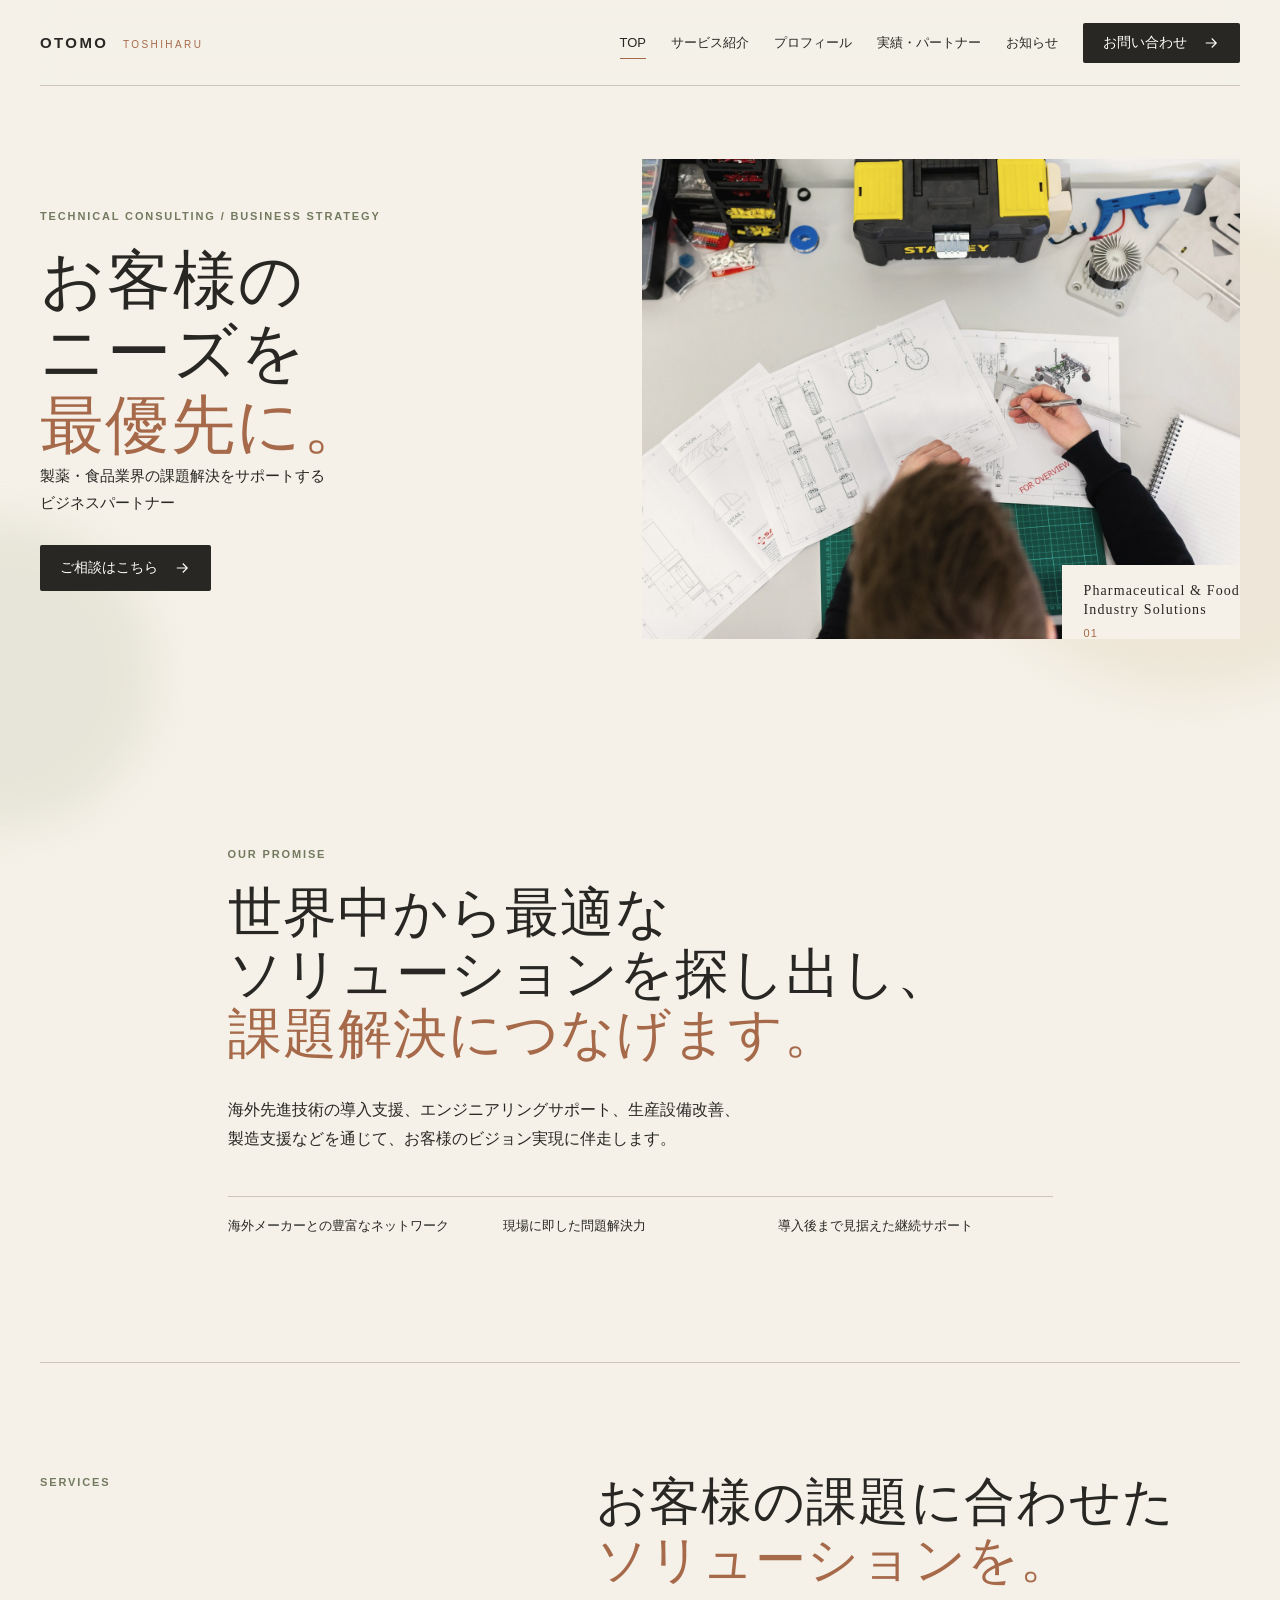
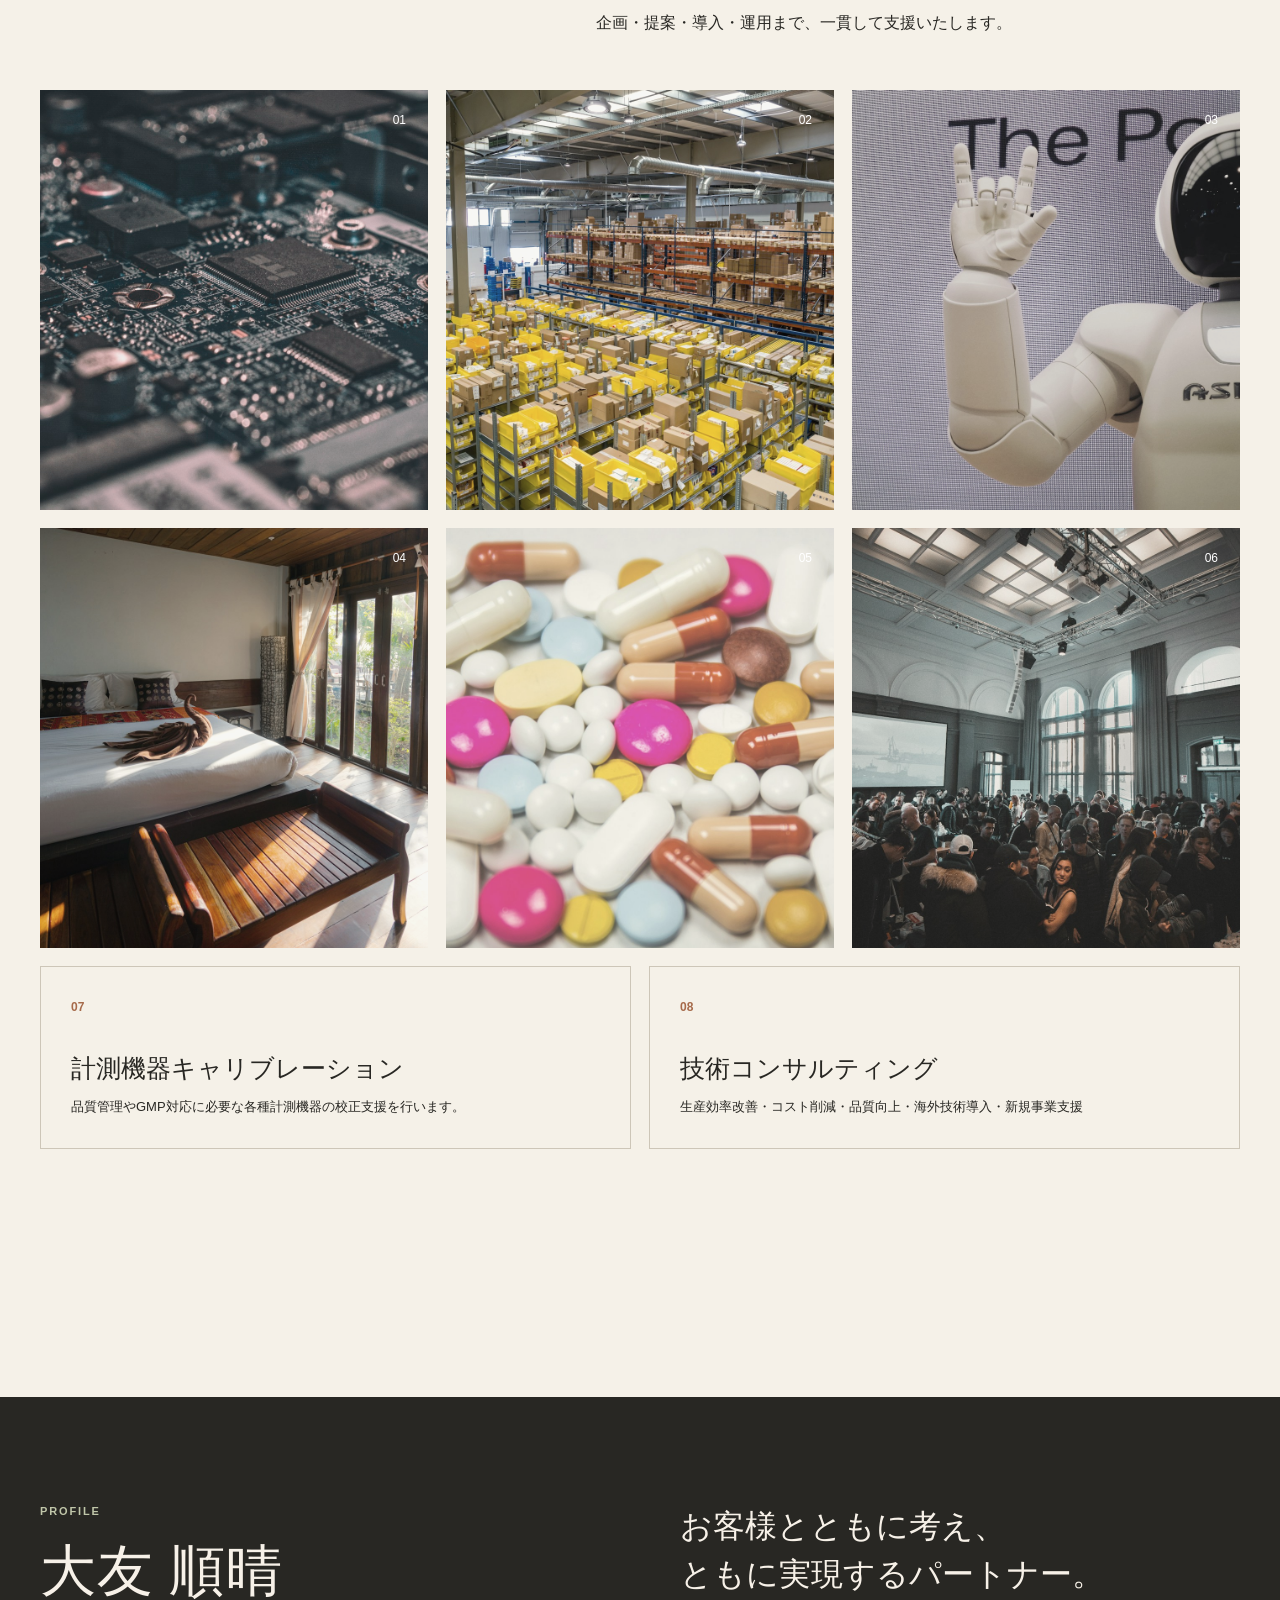
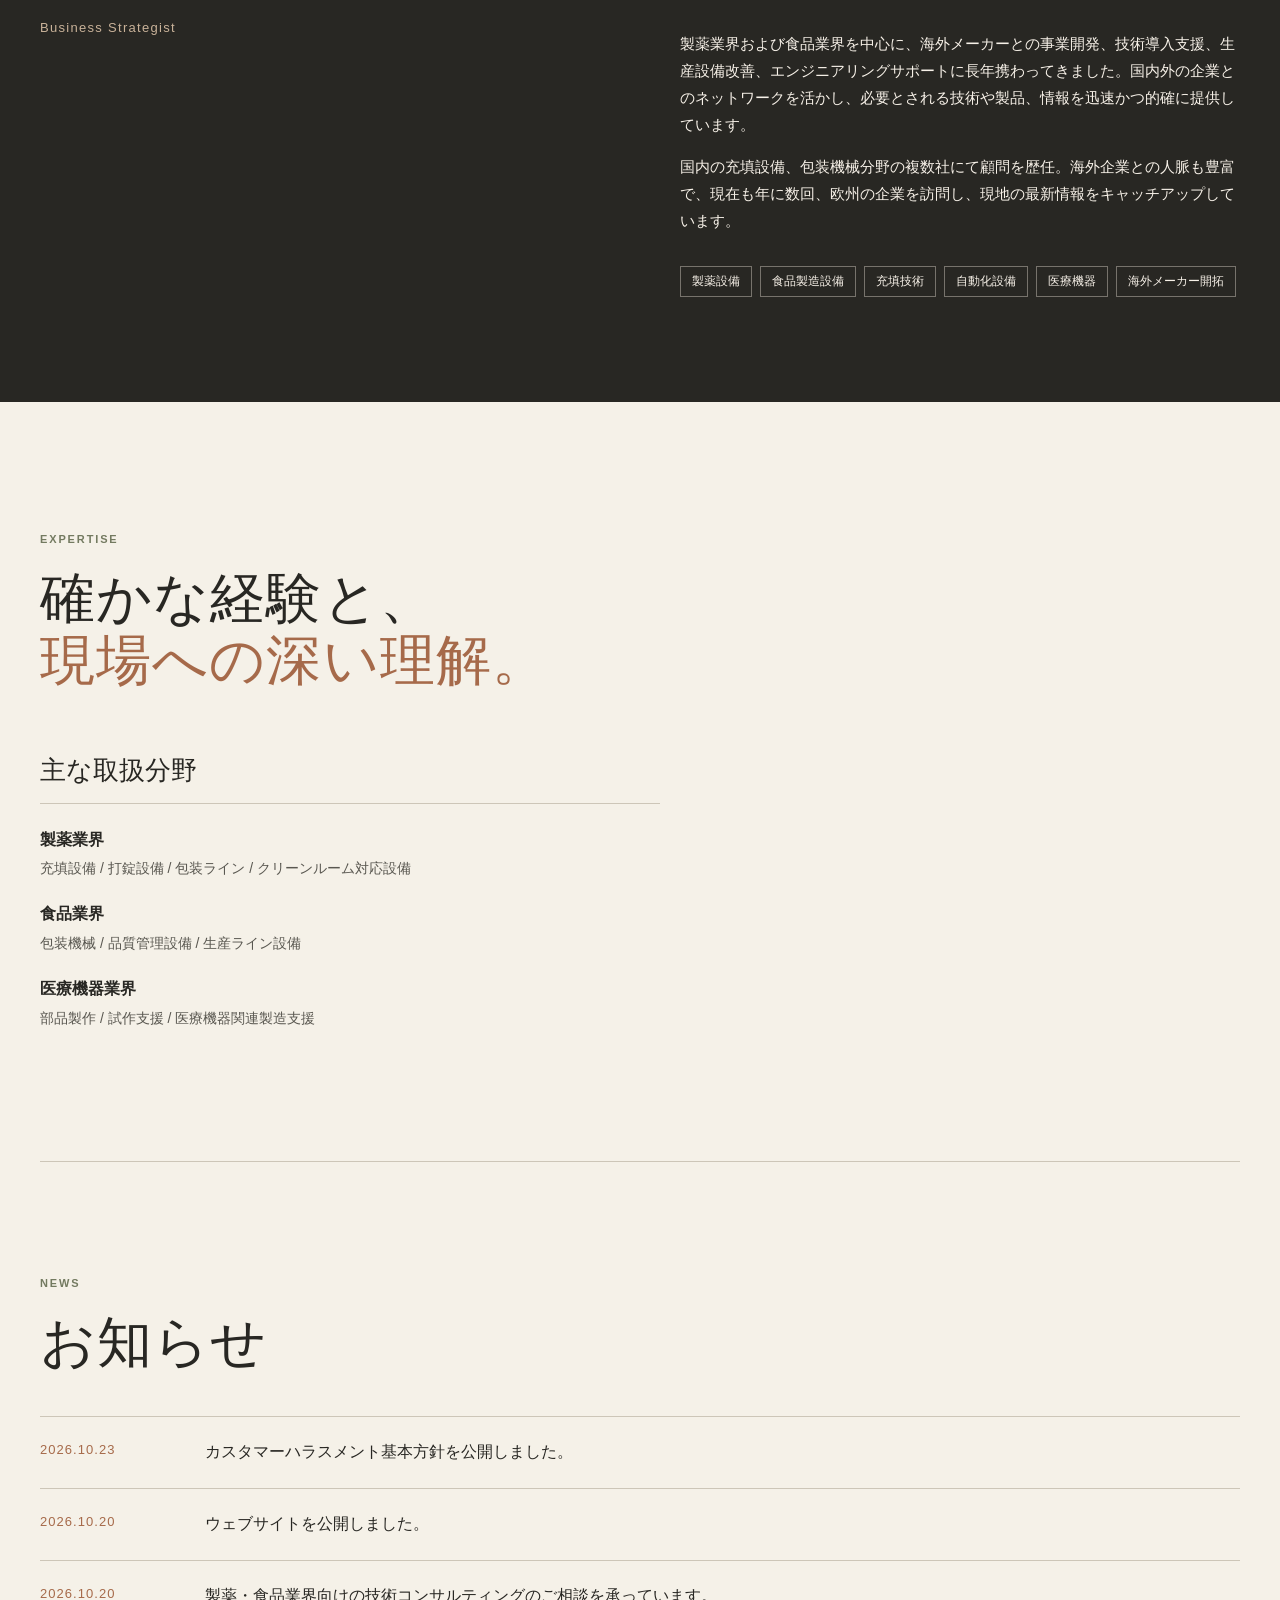
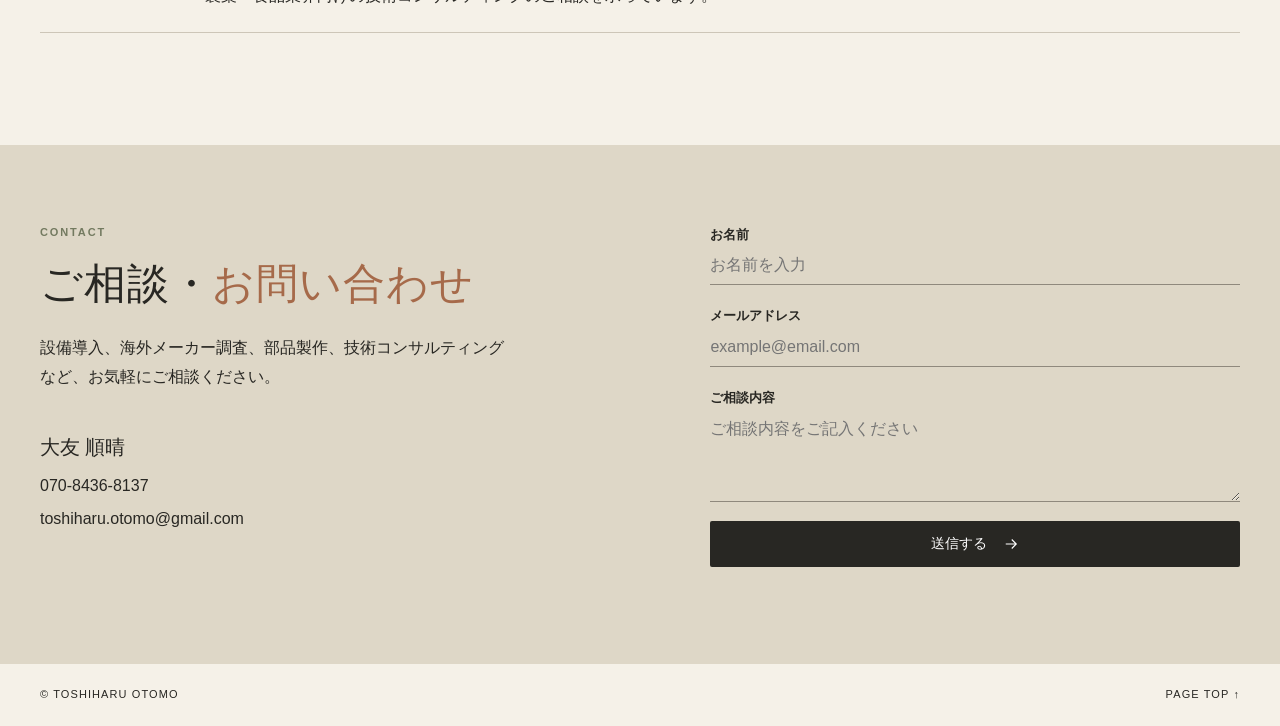
<file: index.html>
<!doctype html>
<html lang="ja">
<head>
  <meta charset="utf-8"><meta name="viewport" content="width=device-width,initial-scale=1">
  <meta name="description" content="大友順晴｜製薬・食品業界向け技術コンサルタント・ビジネスストラテジスト">
  <title>大友 順晴｜技術コンサルタント・ビジネスストラテジスト</title><link rel="stylesheet" href="style.css"><style>.paused .zoom img{animation-play-state:paused}.partners li{display:flex;align-items:center;justify-content:space-between;gap:16px}.partners li>span{display:flex;align-items:baseline;flex-wrap:wrap}.partners li img{width:120px;max-height:29px;object-fit:contain;object-position:right center}.news{padding:112px 0;border-top:1px solid var(--line)}.news h2{font-size:clamp(37px,4.3vw,58px);margin-bottom:42px}.news-list{border-top:1px solid var(--line)}.news-list article{display:grid;grid-template-columns:145px 1fr;gap:20px;padding:21px 0;border-bottom:1px solid var(--line)}.news-list time{font-size:13px;color:var(--copper);letter-spacing:.08em}.news-list p{margin:0}.contact-title{font-size:42px!important;white-space:nowrap}@media(max-width:760px){.partners li img{width:100px}.news-list article{grid-template-columns:1fr;gap:3px}.contact-title{font-size:36px!important;white-space:normal}}</style>
<style>.news-list a{color:var(--ink);text-decoration:none;transition:color .18s var(--ease)}.news-list a:hover{color:var(--copper)}.policy{padding:105px 0 125px;border-top:1px solid var(--line)}.policy h2{font-size:clamp(37px,4.3vw,58px);margin-bottom:52px}.policy-document{max-width:850px;margin:0 auto;padding:52px 64px;background:#f9f6ef;border:1px solid var(--line);font-size:15px;line-height:2}.policy-document p{margin:0 0 23px}.policy-document h3{font:400 25px/1.5 var(--serif);margin:52px 0 19px;padding-top:17px;border-top:1px solid var(--line)}.policy-document .policy-name{font:400 21px/1.55 var(--serif);margin:38px 0 45px;text-align:center}.policy-document ul{margin:0 0 24px;padding:0;list-style:none}.policy-document li{position:relative;padding-left:1.25em;margin:8px 0}.policy-document li:before{content:"";position:absolute;left:0;top:1em;width:5px;border-top:1px solid var(--copper)}.policy-document .note{font-size:13px;color:#595750;padding-top:3px}@media(max-width:760px){.policy{padding:76px 0}.policy-document{padding:32px 22px;font-size:14px;line-height:1.9}.policy-document h3{font-size:21px;margin-top:38px}.policy-document .policy-name{font-size:18px}}</style>
<style>.work-cols.single-column{grid-template-columns:minmax(0,620px)}</style>
</head>
<body>
<div class="ambient a"></div><div class="ambient b"></div>
<header class="site-header"><a class="brand" href="#top">OTOMO <span>TOSHIHARU</span></a><button class="menu" aria-label="メニューを開く" aria-expanded="false"><i></i><i></i></button><nav><a class="active" href="#top">TOP</a><a href="#services">サービス紹介</a><a href="#profile">プロフィール</a><a href="#works">実績・パートナー</a><a href="#news">お知らせ</a><a class="contact-link" href="#contact">お問い合わせ <svg viewBox="0 0 24 24"><path d="M5 12h13M13 6l6 6-6 6"/></svg></a></nav></header>
<main>
<section id="top" class="hero section"><div class="hero-copy reveal"><p class="eyebrow">TECHNICAL CONSULTING / BUSINESS STRATEGY</p><h1>お客様の<br>ニーズを<br><em>最優先に。</em></h1><p class="intro">製薬・食品業界の課題解決をサポートする<br>ビジネスパートナー</p><a class="button" href="#contact">ご相談はこちら <svg viewBox="0 0 24 24"><path d="M5 12h13M13 6l6 6-6 6"/></svg></a></div><div class="hero-visual photo-frame reveal"><div class="zoom"><img src="assets/hero.jpg" alt="先進的な製造設備"></div><div class="photo-caption">Pharmaceutical &amp; Food<br>Industry Solutions <span>01</span></div></div></section>
<section class="statement section narrow"><p class="eyebrow">OUR PROMISE</p><h2>世界中から最適な<br>ソリューションを探し出し、<br><em>課題解決につなげます。</em></h2><p>海外先進技術の導入支援、エンジニアリングサポート、生産設備改善、<br>製造支援などを通じて、お客様のビジョン実現に伴走します。</p><div class="values"><span>海外メーカーとの豊富なネットワーク</span><span>現場に即した問題解決力</span><span>導入後まで見据えた継続サポート</span></div></section>
<section id="services" class="section services"><div class="section-head"><p class="eyebrow">SERVICES</p><h2>お客様の課題に合わせた<br><em>ソリューションを。</em></h2><p>企画・提案・導入・運用まで、一貫して支援いたします。</p></div><div class="service-grid">
<article class="service-card photo-frame"><div class="zoom"><img src="assets/jyuten.jpg" alt="充填設備"></div><span>01</span><h3>海外製造設備の<br>提案・導入</h3><p>充填設備・包装設備・自動組立機・リーク検査装置・打錠設備・生産ライン設備</p></article>
<article class="service-card photo-frame"><div class="zoom"><img src="assets/housou.jpg" alt="包装設備"></div><span>02</span><h3>エンジニアリング<br>サポート</h3><p>設備選定・生産設備改善・導入計画策定・立上げ支援・メンテナンス支援</p></article>
<article class="service-card photo-frame"><div class="zoom"><img src="assets/jidoukumitate.jpg" alt="自動組立機"></div><span>03</span><h3>医療機器製造</h3><p>医療機器部品・射出成形品・試作品製作・小ロット対応</p></article>
<article class="service-card photo-frame"><div class="zoom"><img src="assets/leak.jpg" alt="リーク検査装置"></div><span>04</span><h3>部品製作・加工</h3><p>SUS部品・樹脂部品・PEEK部品・充填ノズル・充填針・サイズチェンジパーツ</p></article>
<article class="service-card photo-frame"><div class="zoom"><img src="assets/dajou.jpg" alt="打錠設備"></div><span>05</span><h3>自動機設計製作</h3><p>特注設備・自動化設備・検査装置・FA機器</p></article>
<article class="service-card photo-frame"><div class="zoom"><img src="assets/seisan.jpg" alt="生産ライン設備"></div><span>06</span><h3>ドキュメント作成支援</h3><p>SOP・IQ/OQ文書・手順書・技術文書・各種報告書</p></article>
</div><div class="service-notes"><article><b>07</b><h3>計測機器キャリブレーション</h3><p>品質管理やGMP対応に必要な各種計測機器の校正支援を行います。</p></article><article><b>08</b><h3>技術コンサルティング</h3><p>生産効率改善・コスト削減・品質向上・海外技術導入・新規事業支援</p></article></div></section>
<section id="profile" class="section profile"><div class="profile-title"><p class="eyebrow">PROFILE</p><h2>大友 順晴</h2><p class="role">Business Strategist</p></div><div class="profile-body"><p class="large">お客様とともに考え、<br>ともに実現するパートナー。</p><p>製薬業界および食品業界を中心に、海外メーカーとの事業開発、技術導入支援、生産設備改善、エンジニアリングサポートに長年携わってきました。国内外の企業とのネットワークを活かし、必要とされる技術や製品、情報を迅速かつ的確に提供しています。</p><p>国内の充填設備、包装機械分野の複数社にて顧問を歴任。海外企業との人脈も豊富で、現在も年に数回、欧州の企業を訪問し、現地の最新情報をキャッチアップしています。</p><div class="tags"><span>製薬設備</span><span>食品製造設備</span><span>充填技術</span><span>自動化設備</span><span>医療機器</span><span>海外メーカー開拓</span></div></div></section>
<section id="works" class="section works"><p class="eyebrow">EXPERTISE</p><h2>確かな経験と、<br><em>現場への深い理解。</em></h2><div class="work-cols single-column"><div><h3>主な取扱分野</h3><dl><dt>製薬業界</dt><dd>充填設備 / 打錠設備 / 包装ライン / クリーンルーム対応設備</dd><dt>食品業界</dt><dd>包装機械 / 品質管理設備 / 生産ライン設備</dd><dt>医療機器業界</dt><dd>部品製作 / 試作支援 / 医療機器関連製造支援</dd></dl></div></div></section>
<section id="news" class="section news"><p class="eyebrow">NEWS</p><h2>お知らせ</h2><div class="news-list"><article><time datetime="2026-10-23">2026.10.23</time><p><a href="customer-harassment-policy.html">カスタマーハラスメント基本方針を公開しました。</a></p></article><article><time datetime="2026-10-20">2026.10.20</time><p>ウェブサイトを公開しました。</p></article><article><time datetime="2026-10-20">2026.10.20</time><p>製薬・食品業界向けの技術コンサルティングのご相談を承っています。</p></article></div></section>
<section id="contact" class="section contact"><div><p class="eyebrow">CONTACT</p><h2 class="contact-title">ご相談・<em>お問い合わせ</em></h2><p>設備導入、海外メーカー調査、部品製作、技術コンサルティングなど、お気軽にご相談ください。</p><address><b>大友 順晴</b><a href="tel:07084368137">070-8436-8137</a><a href="mailto:toshiharu.otomo@gmail.com">toshiharu.otomo@gmail.com</a></address></div><form><label>お名前<input required name="name" autocomplete="name" placeholder="お名前を入力"></label><label>メールアドレス<input required type="email" name="email" autocomplete="email" placeholder="example@email.com"></label><label>ご相談内容<textarea required name="message" rows="4" placeholder="ご相談内容をご記入ください"></textarea></label><button class="button" type="submit">送信する <svg viewBox="0 0 24 24"><path d="M5 12h13M13 6l6 6-6 6"/></svg></button><p class="form-message" aria-live="polite"></p></form></section>
</main><footer><span>© TOSHIHARU OTOMO</span><a href="#top">PAGE TOP ↑</a></footer><script src="app.js"></script>
</body></html>
</file>
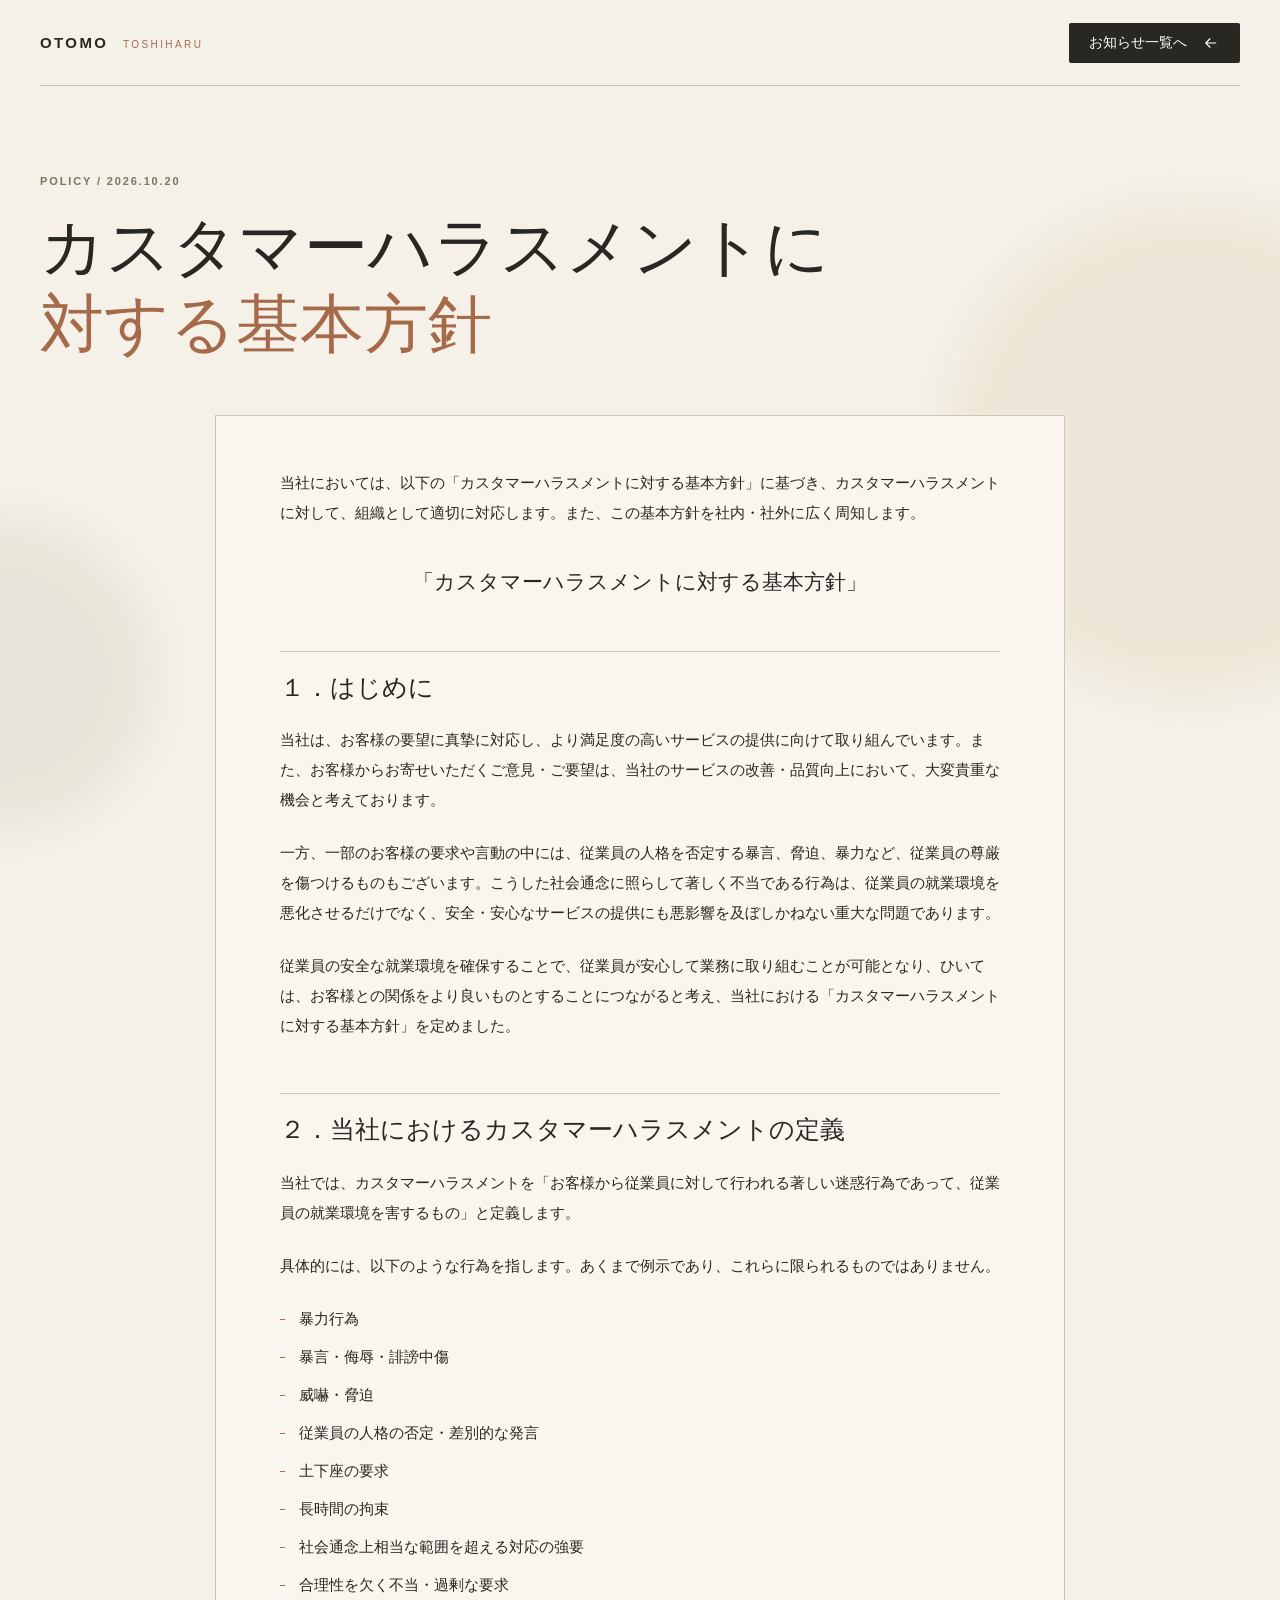
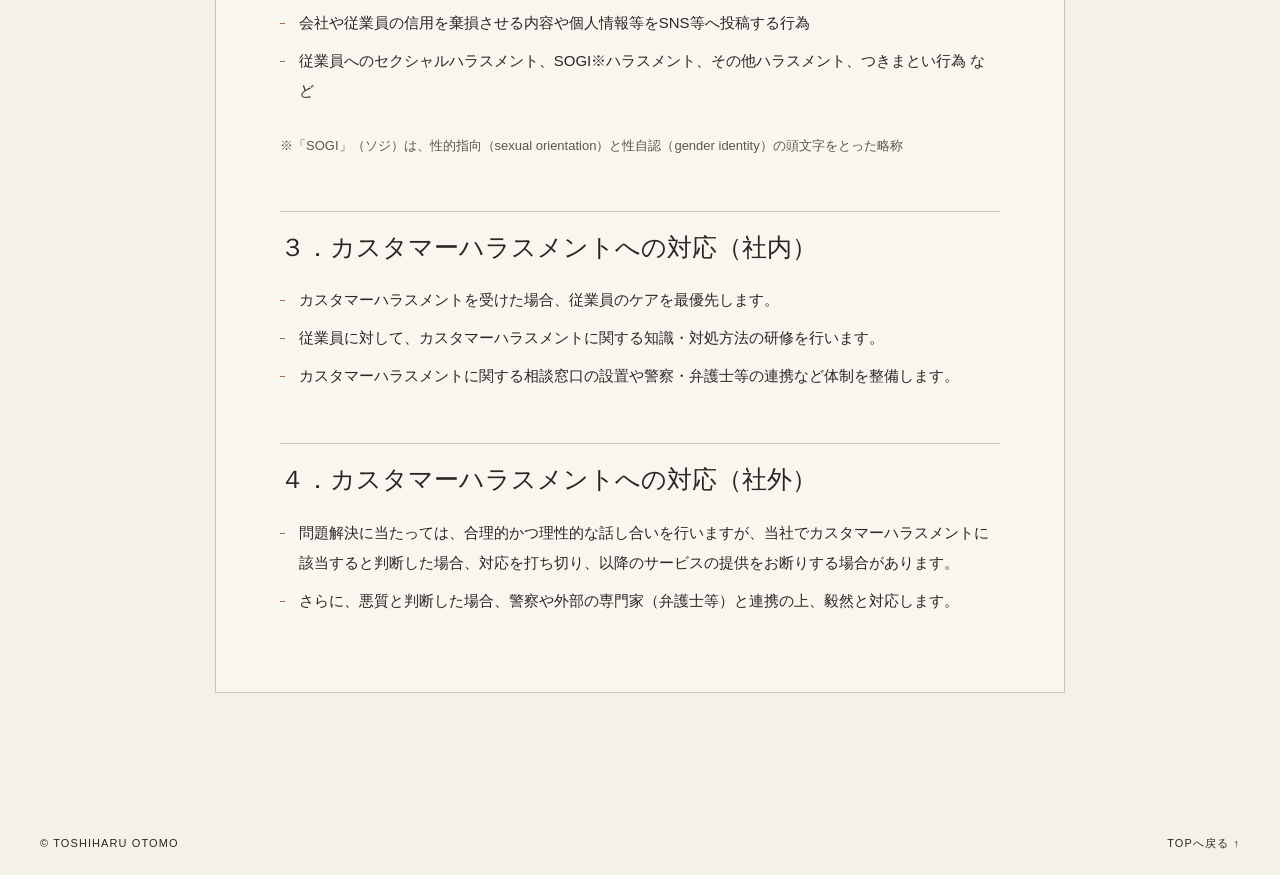
<file: customer-harassment-policy.html>
<!doctype html>
<html lang="ja"><head><meta charset="utf-8"><meta name="viewport" content="width=device-width,initial-scale=1"><meta name="description" content="大友順晴 カスタマーハラスメントに対する基本方針"><title>カスタマーハラスメントに対する基本方針｜大友 順晴</title><link rel="stylesheet" href="style.css"><style>.policy-page{max-width:1200px;margin:auto;padding:86px 0 120px}.policy-page h1{font:400 clamp(38px,5vw,65px)/1.2 var(--serif);margin:0 0 52px}.policy-page h1 em{font-style:normal;color:var(--copper)}.policy-document{max-width:850px;margin:0 auto;padding:52px 64px;background:#f9f6ef;border:1px solid var(--line);font-size:15px;line-height:2}.policy-document p{margin:0 0 23px}.policy-document h2{font:400 25px/1.5 var(--serif);margin:52px 0 19px;padding-top:17px;border-top:1px solid var(--line)}.policy-name{font:400 21px/1.55 var(--serif);margin:38px 0 45px!important;text-align:center}.policy-document ul{margin:0 0 24px;padding:0;list-style:none}.policy-document li{position:relative;padding-left:1.25em;margin:8px 0}.policy-document li:before{content:"";position:absolute;left:0;top:1em;width:5px;border-top:1px solid var(--copper)}.note{font-size:13px;color:#595750;padding-top:3px}@media(max-width:1248px){.policy-page{margin:0 24px}}@media(max-width:760px){.policy-page{padding:60px 0 76px}.policy-document{padding:32px 22px;font-size:14px;line-height:1.9}.policy-document h2{font-size:21px;margin-top:38px}.policy-name{font-size:18px!important}}</style></head><body><div class="ambient a"></div><div class="ambient b"></div><header class="site-header"><a class="brand" href="index.html#top">OTOMO <span>TOSHIHARU</span></a><a class="contact-link" href="index.html#news">お知らせ一覧へ <svg viewBox="0 0 24 24"><path d="M19 12H6M11 6l-6 6 6 6"/></svg></a></header><main class="policy-page"><p class="eyebrow">POLICY / 2026.10.20</p><h1>カスタマーハラスメントに<br><em>対する基本方針</em></h1><article class="policy-document"><p>当社においては、以下の「カスタマーハラスメントに対する基本方針」に基づき、カスタマーハラスメントに対して、組織として適切に対応します。また、この基本方針を社内・社外に広く周知します。</p><p class="policy-name">「カスタマーハラスメントに対する基本方針」</p><h2>１．はじめに</h2><p>当社は、お客様の要望に真摯に対応し、より満足度の高いサービスの提供に向けて取り組んでいます。また、お客様からお寄せいただくご意見・ご要望は、当社のサービスの改善・品質向上において、大変貴重な機会と考えております。</p><p>一方、一部のお客様の要求や言動の中には、従業員の人格を否定する暴言、脅迫、暴力など、従業員の尊厳を傷つけるものもございます。こうした社会通念に照らして著しく不当である行為は、従業員の就業環境を悪化させるだけでなく、安全・安心なサービスの提供にも悪影響を及ぼしかねない重大な問題であります。</p><p>従業員の安全な就業環境を確保することで、従業員が安心して業務に取り組むことが可能となり、ひいては、お客様との関係をより良いものとすることにつながると考え、当社における「カスタマーハラスメントに対する基本方針」を定めました。</p><h2>２．当社におけるカスタマーハラスメントの定義</h2><p>当社では、カスタマーハラスメントを「お客様から従業員に対して行われる著しい迷惑行為であって、従業員の就業環境を害するもの」と定義します。</p><p>具体的には、以下のような行為を指します。あくまで例示であり、これらに限られるものではありません。</p><ul><li>暴力行為</li><li>暴言・侮辱・誹謗中傷</li><li>威嚇・脅迫</li><li>従業員の人格の否定・差別的な発言</li><li>土下座の要求</li><li>長時間の拘束</li><li>社会通念上相当な範囲を超える対応の強要</li><li>合理性を欠く不当・過剰な要求</li><li>会社や従業員の信用を棄損させる内容や個人情報等をSNS等へ投稿する行為</li><li>従業員へのセクシャルハラスメント、SOGI※ハラスメント、その他ハラスメント、つきまとい行為 など</li></ul><p class="note">※「SOGI」（ソジ）は、性的指向（sexual orientation）と性自認（gender identity）の頭文字をとった略称</p><h2>３．カスタマーハラスメントへの対応（社内）</h2><ul><li>カスタマーハラスメントを受けた場合、従業員のケアを最優先します。</li><li>従業員に対して、カスタマーハラスメントに関する知識・対処方法の研修を行います。</li><li>カスタマーハラスメントに関する相談窓口の設置や警察・弁護士等の連携など体制を整備します。</li></ul><h2>４．カスタマーハラスメントへの対応（社外）</h2><ul><li>問題解決に当たっては、合理的かつ理性的な話し合いを行いますが、当社でカスタマーハラスメントに該当すると判断した場合、対応を打ち切り、以降のサービスの提供をお断りする場合があります。</li><li>さらに、悪質と判断した場合、警察や外部の専門家（弁護士等）と連携の上、毅然と対応します。</li></ul></article></main><footer><span>© TOSHIHARU OTOMO</span><a href="index.html#top">TOPへ戻る ↑</a></footer></body></html>
</file>
<file: style.css>
:root{--ivory:#f5f1e8;--ink:#282723;--copper:#a66a4a;--olive:#737a60;--line:#cdc6b8;--serif:"Yu Mincho","Hiragino Mincho ProN",serif;--sans:"Yu Gothic","Hiragino Kaku Gothic ProN",sans-serif;--ease:cubic-bezier(.22,1,.36,1)}*{box-sizing:border-box}html{scroll-behavior:smooth}body{margin:0;background:var(--ivory);color:var(--ink);font:16px/1.8 var(--sans);overflow-x:hidden}.ambient{position:fixed;border-radius:50%;pointer-events:none;z-index:-1;filter:blur(20px);opacity:.3}.a{width:38vw;height:38vw;background:#ded1b5;right:-12vw;top:23vh;animation:drift 14s ease-in-out infinite alternate}.b{width:24vw;height:24vw;background:#c8cbb5;left:-12vw;bottom:8vh;animation:drift 18s ease-in-out infinite alternate-reverse}@keyframes drift{to{transform:translate(4vw,-3vh);opacity:.18}}.site-header{height:86px;display:flex;max-width:1200px;margin:auto;align-items:center;justify-content:space-between;border-bottom:1px solid var(--line);position:sticky;top:0;background:color-mix(in srgb,var(--ivory) 91%,transparent);backdrop-filter:blur(12px);z-index:10}.brand{font:700 15px/1 var(--sans);letter-spacing:.16em;text-decoration:none;color:var(--ink)}.brand span{font-weight:400;font-size:10px;margin-left:8px;color:var(--copper)}nav{display:flex;align-items:center;gap:25px}nav a{color:var(--ink);font-size:13px;text-decoration:none;position:relative;padding:5px 0}nav a:not(.contact-link):after{content:"";height:1px;background:var(--copper);position:absolute;left:0;bottom:0;width:0;transition:width .2s var(--ease)}nav a:hover:after,nav a.active:after{width:100%}.contact-link,.button{display:inline-flex;align-items:center;justify-content:center;gap:15px;background:var(--ink);color:#fff;border:0;border-radius:2px;min-height:46px;padding:0 20px;text-decoration:none;font:500 14px var(--sans);transition:transform .18s var(--ease),background .18s var(--ease)}.contact-link{min-height:40px}.button:hover,.contact-link:hover{background:var(--copper);transform:translateY(-2px)}svg{width:18px;fill:none;stroke:currentColor;stroke-width:1.5}.section{max-width:1200px;margin:auto}.hero{display:grid;grid-template-columns:1fr 1.13fr;gap:72px;align-items:center;min-height:634px;padding:54px 0 62px}.eyebrow{font-size:11px;letter-spacing:.17em;color:var(--olive);font-weight:bold;margin:0 0 18px}.hero h1,.section h2{font:400 clamp(44px,5vw,76px)/1.13 var(--serif);letter-spacing:.02em;margin:0}.hero h1 em,.section h2 em{font-style:normal;color:var(--copper)}.lead{font:400 24px/1.6 var(--serif);margin:38px 0 12px}.intro{font-size:15px;margin:0 0 29px}.photo-frame{overflow:hidden;position:relative;background:#d3cdc0}.hero-visual{height:480px}.zoom{position:absolute;inset:0;overflow:hidden}.zoom img{width:100%;height:100%;object-fit:cover;display:block;filter:sepia(11%) saturate(83%) contrast(94%);animation:slowZoom 24s ease-in-out infinite alternate}@keyframes slowZoom{to{transform:scale(1.04)}}.photo-caption{position:absolute;right:0;bottom:0;background:var(--ivory);padding:16px 0 0 22px;font:14px/1.4 var(--serif);letter-spacing:.08em}.photo-caption span{display:block;color:var(--copper);font:11px var(--sans);margin-top:7px}.statement{padding:125px 0}.narrow{max-width:825px}.statement h2{font-size:clamp(32px,4.2vw,56px);margin-bottom:31px}.statement>p:not(.eyebrow){max-width:630px}.values{margin-top:42px;border-top:1px solid var(--line);display:grid;grid-template-columns:repeat(3,1fr)}.values span{font-size:13px;padding:17px 14px 0 0}.services{padding:110px 0;border-top:1px solid var(--line)}.section-head{display:grid;grid-template-columns:1fr 1.2fr;gap:20px;margin-bottom:52px}.section-head .eyebrow{grid-row:span 2}.section-head h2{font-size:clamp(32px,4vw,54px)}.section-head p:last-child{margin:0;align-self:end}.service-grid{display:grid;grid-template-columns:repeat(3,1fr);gap:18px}.service-card{min-height:420px;padding:26px;color:#fff;display:flex;flex-direction:column;justify-content:flex-end;isolation:isolate}.service-card:after{content:"";background:linear-gradient(transparent 20%,rgba(25,24,21,.75));position:absolute;inset:0;z-index:-1}.service-card span{font-size:12px;position:absolute;right:22px;top:20px}.service-card h3,.service-notes h3{font:400 25px/1.3 var(--serif);margin:0 0 10px}.service-card p,.service-notes p{font-size:13px;line-height:1.7;margin:0}.service-notes{display:grid;grid-template-columns:1fr 1fr;gap:18px;margin-top:18px}.service-notes article{border:1px solid var(--line);padding:30px}.service-notes b{font-size:12px;color:var(--copper);display:block;margin-bottom:35px}.profile{margin-top:138px;background:var(--ink);color:#f7f1e8;max-width:none;padding:105px max(calc((100vw - 1200px)/2),24px);display:grid;grid-template-columns:1fr 1.15fr;gap:12vw}.profile .eyebrow{color:#c0c6a9}.profile h2{font-size:56px}.role{letter-spacing:.1em;color:#c9b299;font-size:13px}.profile-body>.large{font:400 32px/1.5 var(--serif);margin-top:0}.profile-body>p:not(.large){max-width:560px;font-size:15px}.tags{display:flex;flex-wrap:wrap;gap:8px;margin-top:32px}.tags span{font-size:12px;border:1px solid #77736c;padding:4px 11px}.works{padding:128px 0}.works h2{font-size:clamp(37px,4.3vw,58px);margin-bottom:60px}.work-cols{display:grid;grid-template-columns:1fr 1fr;gap:10vw}.work-cols h3{font:400 26px var(--serif);margin:0 0 22px;border-bottom:1px solid var(--line);padding-bottom:15px}dl{margin:0}dt{font-weight:bold;margin-top:19px}dd{margin:2px 0;font-size:14px;color:#595750}.partners ul{margin:0;padding:0;list-style:none}.partners li{border-bottom:1px solid var(--line);padding:10px 0;font:19px var(--serif)}small{font:11px var(--sans);color:var(--olive);margin-left:8px}.contact{padding:78px max(calc((100vw - 1200px)/2),24px);max-width:none;background:#ded7c7;display:grid;grid-template-columns:1fr 1fr;gap:11vw}.contact h2{font-size:clamp(38px,4vw,55px);margin-bottom:26px}.contact>div>p:not(.eyebrow){max-width:465px}.contact address{font-style:normal;margin-top:42px;display:grid;gap:5px}.contact address a{color:var(--ink);text-decoration:none}.contact address b{font:20px var(--serif);margin-bottom:6px}form{display:grid;gap:19px}label{font-size:13px;font-weight:bold}input,textarea{display:block;width:100%;background:transparent;border:0;border-bottom:1px solid #8f897d;border-radius:0;padding:10px 0;font:16px var(--sans);color:var(--ink);outline:none;transition:border-color .18s}input:focus,textarea:focus{border-color:var(--copper)}textarea{resize:vertical}.form-message{font-size:14px;color:var(--olive);margin:0}footer{max-width:1200px;margin:auto;padding:21px 0;display:flex;justify-content:space-between;font-size:11px;letter-spacing:.1em}footer a{color:var(--ink);text-decoration:none}.menu{display:none}.reveal{opacity:0;transform:translateY(20px);animation:enter .8s var(--ease) forwards}.hero-visual{animation-delay:.12s}@keyframes enter{to{opacity:1;transform:none}}@media(max-width:1248px){.site-header,.section,footer{margin-left:24px;margin-right:24px}.profile,.contact{margin-left:0;margin-right:0}.hero{gap:42px}}@media(max-width:760px){body{font-size:16px}.site-header{height:70px}.menu{display:flex;border:0;background:transparent;width:40px;height:40px;flex-direction:column;gap:6px;align-items:center;justify-content:center}.menu i{display:block;width:21px;border-top:1px solid var(--ink);transition:.2s}nav{position:absolute;top:70px;left:-24px;right:-24px;background:var(--ivory);padding:24px;display:none;border-bottom:1px solid var(--line);flex-direction:column;align-items:stretch;gap:15px}nav.open{display:flex}.contact-link{justify-content:space-between}.hero{grid-template-columns:1fr;gap:36px;min-height:0;padding:55px 0 70px}.hero h1{font-size:53px}.hero-visual{height:330px}.lead{font-size:21px;margin-top:29px}.statement,.services,.works{padding:76px 0}.values,.section-head,.work-cols,.contact{grid-template-columns:1fr}.values{gap:0}.values span{border-bottom:1px solid var(--line);padding:14px 0}.section-head .eyebrow{grid-row:auto}.section-head{gap:14px}.service-grid{grid-template-columns:1fr;gap:14px}.service-card{min-height:355px}.service-notes{grid-template-columns:1fr}.profile{margin-top:75px;padding:76px 24px;grid-template-columns:1fr;gap:35px}.profile h2{font-size:46px}.profile-body>.large{font-size:27px}.work-cols{gap:55px}.contact{padding:70px 24px;gap:49px}footer{padding:18px 0}.ambient{display:none}}@media(prefers-reduced-motion:reduce){*,*:before,*:after{animation-duration:.01ms!important;animation-iteration-count:1!important;scroll-behavior:auto!important;transition-duration:.01ms!important}}
</file>
